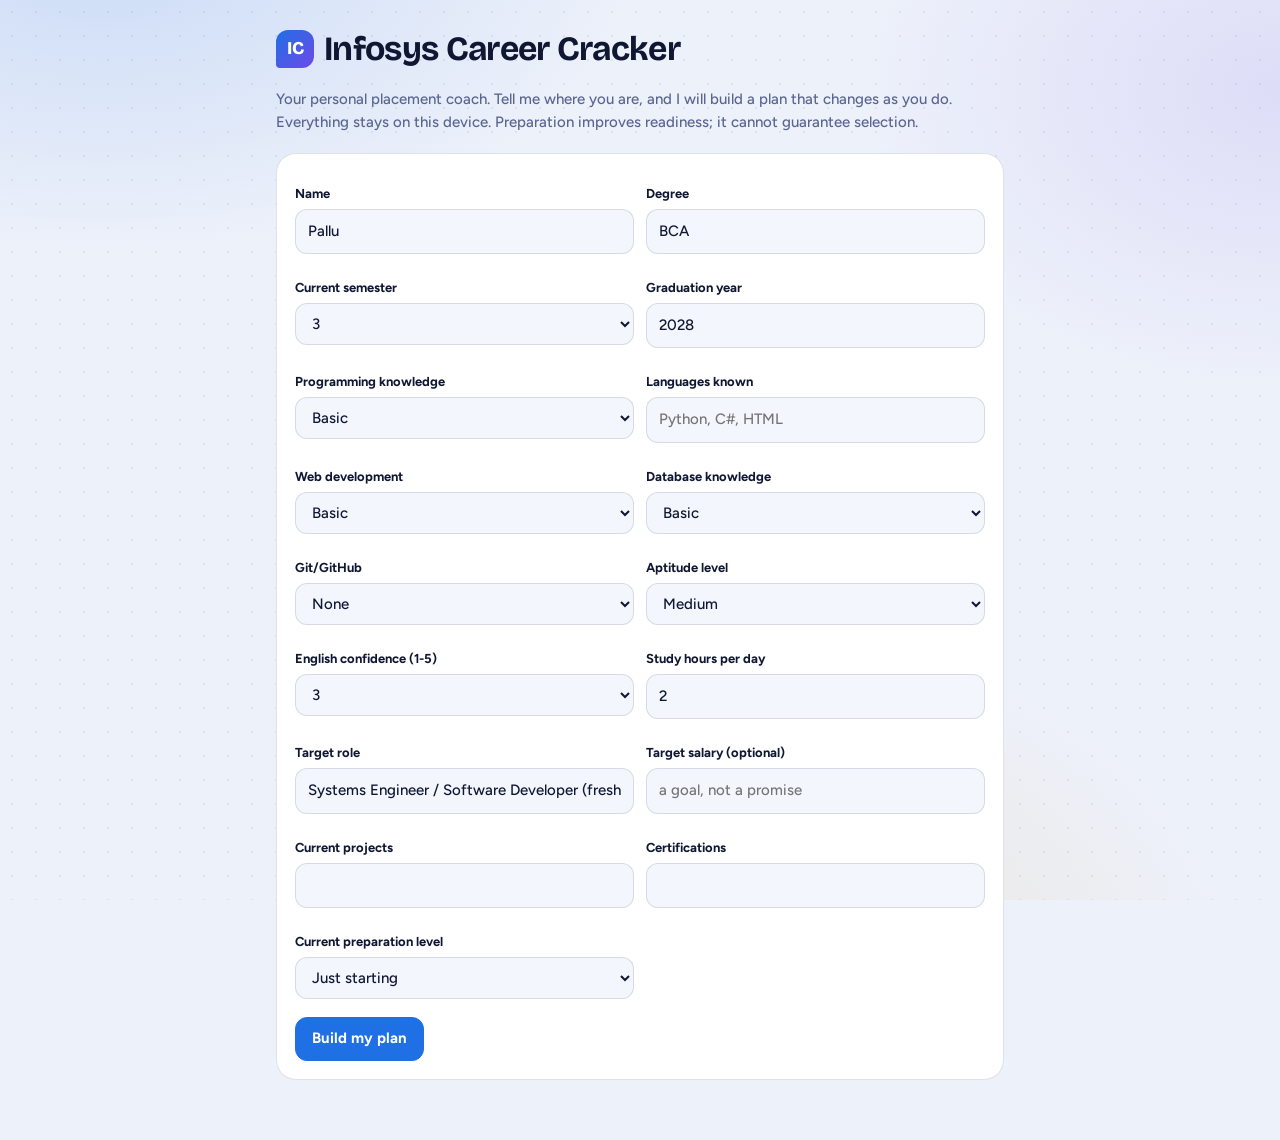
<file: index.html>
<!doctype html>
<html lang="en">
<head>
<meta charset="utf-8">
<meta name="viewport" content="width=device-width, initial-scale=1, viewport-fit=cover">
<title>Infosys Career Cracker</title>
<link href="https://fonts.googleapis.com/css2?family=Bricolage+Grotesque:opsz,wght@12..96,500;12..96,700;12..96,800&family=Figtree:wght@400;500;600;700&display=swap" rel="stylesheet">
<link rel="stylesheet" href="style.css">
</head>
<body>
<div id="root"></div>
<div id="toast" class="toast" role="status" aria-live="polite" hidden></div>
<script src="script.js"></script>
</body>
</html>
</file>
<file: style.css>
:root{--bg:#EDF1FA;--s1:#FFFFFF;--s2:#F3F6FD;--tx:#0F1733;--mu:#5A6690;--ln:rgba(15,23,51,.12);--ln2:rgba(15,23,51,.07);--az:#1F6FE5;--sf:#D98E00;--mt:#0E9F77;--co:#E0434B;--vi:#6D4AE8;--g1:rgba(31,111,229,.16);--g2:rgba(217,142,0,.12);--g3:rgba(109,74,232,.12);color-scheme:light;box-sizing:border-box;padding-top:env(safe-area-inset-top,0px);padding-bottom:env(safe-area-inset-bottom,0px)}
@media (prefers-color-scheme:dark){:root:not([data-theme="light"]){--bg:#0C1127;--s1:#141B38;--s2:#1B2447;--tx:#E9EDFA;--mu:#8D99C2;--ln:rgba(255,255,255,.12);--ln2:rgba(255,255,255,.07);--az:#4C93FF;--sf:#FFB52E;--mt:#35D6A4;--co:#FF6F7D;--vi:#9B7BFF;--g1:rgba(76,147,255,.2);--g2:rgba(255,181,46,.1);--g3:rgba(155,123,255,.16);color-scheme:dark}}
:root[data-theme="dark"]{--bg:#0C1127;--s1:#141B38;--s2:#1B2447;--tx:#E9EDFA;--mu:#8D99C2;--ln:rgba(255,255,255,.12);--ln2:rgba(255,255,255,.07);--az:#4C93FF;--sf:#FFB52E;--mt:#35D6A4;--co:#FF6F7D;--vi:#9B7BFF;--g1:rgba(76,147,255,.2);--g2:rgba(255,181,46,.1);--g3:rgba(155,123,255,.16);color-scheme:dark}
html{scroll-padding-top:env(safe-area-inset-top,0px);height:100%}
*,*:before,*:after{box-sizing:border-box}
body{margin:0;min-height:100%;background:var(--bg);color:var(--tx);font:500 15px/1.55 'Figtree',system-ui,-apple-system,'Segoe UI',sans-serif;
background-image:radial-gradient(900px 500px at 8% -5%,var(--g1),transparent 60%),radial-gradient(700px 500px at 100% 10%,var(--g3),transparent 60%),radial-gradient(800px 600px at 60% 110%,var(--g2),transparent 60%),radial-gradient(var(--ln2) 1px,transparent 1px);background-size:auto,auto,auto,24px 24px;background-attachment:fixed}
h1,h2,h3,.disp{font-family:'Bricolage Grotesque','Figtree',system-ui,sans-serif;letter-spacing:-.02em;margin:0;line-height:1.1}
h2{font-size:26px}h3{font-size:17px;font-weight:700}
button,input,select,textarea{font:inherit;color:inherit}
button{cursor:pointer}
:focus-visible{outline:3px solid var(--az);outline-offset:2px;border-radius:8px}
.shell{display:grid;grid-template-columns:232px minmax(0,1fr);max-width:1380px;margin:0 auto}
.nav{position:sticky;top:0;align-self:start;height:100vh;padding:22px 14px;display:flex;flex-direction:column;gap:4px;border-right:1px solid var(--ln2)}
.brand{display:flex;gap:10px;align-items:center;padding:0 8px 18px}
.logo{width:38px;height:38px;border-radius:12px 12px 12px 4px;background:linear-gradient(135deg,var(--az),var(--vi));display:grid;place-items:center;color:#fff;font-weight:800;font-family:'Bricolage Grotesque',sans-serif;font-size:18px}
.brand b{font-family:'Bricolage Grotesque',sans-serif;font-size:16px;line-height:1.05;display:block}.brand small{color:var(--mu);font-size:12px}
.nb{display:flex;gap:11px;align-items:center;border:0;background:none;padding:10px 12px;border-radius:12px;color:var(--mu);font-weight:600;text-align:left;white-space:nowrap}
.nb span.i{font-size:17px;width:22px;text-align:center}
.nb:hover{background:var(--s2);color:var(--tx)}
.nb[aria-current="page"]{background:var(--s1);color:var(--tx);box-shadow:inset 3px 0 0 var(--az),0 0 0 1px var(--ln2)}
.navfoot{margin-top:auto;display:flex;gap:8px;padding:8px}
main{padding:22px clamp(14px,3vw,34px) 60px;min-width:0}
.top{display:flex;justify-content:space-between;gap:12px;align-items:center;margin-bottom:18px;flex-wrap:wrap}
.top p{margin:4px 0 0;color:var(--mu)}
.chips{display:flex;gap:8px;flex-wrap:wrap;align-items:center}
.chip{display:inline-flex;gap:6px;align-items:center;padding:6px 12px;border-radius:999px;background:var(--s1);border:1px solid var(--ln);font-weight:600;font-size:13px}
.btn{border:1px solid var(--ln);background:var(--s1);padding:9px 16px;border-radius:12px;font-weight:700}
.btn:hover{border-color:var(--az)}
.btn.p{background:var(--az);border-color:var(--az);color:#fff}
.btn.g{background:var(--mt);border-color:var(--mt);color:#fff}
.btn.sm{padding:5px 11px;font-size:13px;border-radius:9px}
.btn:disabled{opacity:.45;cursor:not-allowed}
.grid{display:grid;grid-template-columns:repeat(auto-fill,minmax(300px,1fr));gap:16px;align-items:start}
.card{background:var(--s1);border:1px solid var(--ln);border-radius:20px;padding:18px;position:relative;min-width:0}
.card.w2{grid-column:span 2}.card.w3{grid-column:1/-1}
@media(max-width:700px){.card.w2{grid-column:1/-1}.grid{grid-template-columns:1fr}.shell{display:block}
.nav{position:fixed;z-index:20;left:0;right:0;bottom:0;top:auto;height:auto;flex-direction:row;overflow-x:auto;padding:6px 8px calc(6px + env(safe-area-inset-bottom,0px));background:var(--s1);border-top:1px solid var(--ln);border-right:0;gap:2px}
.brand,.navfoot{display:none}.nb{flex-direction:column;gap:0;padding:6px 12px;font-size:11px}main{padding-bottom:110px}}
.card.hero{border-radius:30px 30px 30px 8px;background:linear-gradient(150deg,var(--s1),var(--s2));overflow:hidden}
.card.drag{z-index:30;transform:scale(1.02) rotate(-.6deg);box-shadow:0 24px 50px rgba(0,0,0,.28);border-color:var(--az);cursor:grabbing}
.grip{position:absolute;right:10px;top:10px;border:0;background:none;color:var(--mu);width:30px;height:30px;border-radius:8px;touch-action:none;cursor:grab;font-size:16px;letter-spacing:-2px}
.grip:hover{background:var(--s2);color:var(--tx)}
.card h3{padding-right:30px;margin-bottom:10px}
.mu{color:var(--mu)}.sm{font-size:13px}.big{font-family:'Bricolage Grotesque',sans-serif;font-weight:800;letter-spacing:-.04em}
.bar{height:8px;border-radius:99px;background:var(--ln2);overflow:hidden}.bar i{display:block;height:100%;border-radius:99px;background:var(--az);transition:width .8s cubic-bezier(.2,.8,.2,1)}
.row{display:flex;gap:10px;align-items:center}.sp{justify-content:space-between}.wrap{flex-wrap:wrap}.col{display:flex;flex-direction:column;gap:10px}
.sk{display:grid;grid-template-columns:104px 1fr 40px;gap:10px;align-items:center;margin:9px 0;font-size:14px}.sk b{text-align:right;font-variant-numeric:tabular-nums}
.ringwrap{display:grid;grid-template-columns:minmax(210px,300px) 1fr;gap:20px;align-items:center}
@media(max-width:700px){.ringwrap{grid-template-columns:1fr}}
.ring{width:100%;max-width:300px;margin:auto;display:block}
.seg{fill:none;stroke-width:15;stroke-linecap:round}
.seg.f{transition:stroke-dasharray 1.4s cubic-bezier(.2,.8,.2,1)}
.leg{display:grid;grid-template-columns:1fr 1fr;gap:6px 14px}
.leg div{display:flex;gap:8px;align-items:center;font-size:13px;font-weight:600}.leg i{width:10px;height:10px;border-radius:3px;flex:none}.leg b{margin-left:auto;font-variant-numeric:tabular-nums}
.verdict{border-left:4px solid var(--sf);padding:10px 14px;background:var(--s2);border-radius:4px 12px 12px 4px;margin:8px 0;font-size:14px}
.verdict.bad{border-color:var(--co)}.verdict.ok{border-color:var(--mt)}
.task{display:grid;grid-template-columns:auto 1fr auto;gap:12px;padding:14px;border:1px solid var(--ln);border-radius:16px;margin-bottom:10px;background:var(--s1);align-items:start}
.task.done{opacity:.62}.task h4{margin:0;font-size:15px}.task p{margin:3px 0 0;font-size:13.5px;color:var(--mu)}
.st{border:1px solid var(--ln);background:var(--s2);border-radius:999px;padding:5px 12px;font-weight:700;font-size:12.5px;min-width:104px}
.st[data-s="1"]{background:var(--g2);border-color:var(--sf);color:var(--sf)}.st[data-s="2"]{background:var(--mt);border-color:var(--mt);color:#fff}
.tag{font-size:12px;font-weight:700;padding:3px 9px;border-radius:99px;background:var(--s2);border:1px solid var(--ln2);color:var(--mu)}
.tag.f{background:var(--g2);color:var(--sf);border-color:var(--sf)}
textarea,input[type=text],input[type=number],select,input[type=email],input[type=tel]{width:100%;background:var(--s2);border:1px solid var(--ln);border-radius:12px;padding:10px 12px}
textarea{resize:vertical;min-height:90px}
textarea.code{font-family:ui-monospace,SFMono-Regular,Menlo,Consolas,monospace;font-size:13.5px;min-height:210px;tab-size:2;white-space:pre}
pre{background:var(--s2);border:1px solid var(--ln2);border-radius:12px;padding:12px;overflow-x:auto;font:13px/1.5 ui-monospace,Menlo,Consolas,monospace;margin:8px 0}
label.f{display:block;font-size:13px;font-weight:700;margin:12px 0 5px}
.two{display:grid;grid-template-columns:1fr 1fr;gap:12px}@media(max-width:700px){.two{grid-template-columns:1fr}}
.tabs{display:flex;gap:6px;flex-wrap:wrap;margin-bottom:16px}
.tab{border:1px solid var(--ln);background:var(--s1);padding:8px 15px;border-radius:99px;font-weight:700;font-size:14px}.tab[aria-selected="true"]{background:var(--tx);color:var(--bg);border-color:var(--tx)}
.list{display:grid;gap:12px;grid-template-columns:repeat(auto-fill,minmax(260px,1fr))}
.pick{text-align:left;border:1px solid var(--ln);background:var(--s1);border-radius:18px;padding:16px;display:block;width:100%}.pick:hover{border-color:var(--az)}
.opt{display:block;width:100%;text-align:left;margin:8px 0;padding:12px 14px;border:1px solid var(--ln);border-radius:14px;background:var(--s1)}
.opt:hover{border-color:var(--az)}.opt.sel{border-color:var(--az);background:var(--g1)}.opt.ok{border-color:var(--mt);background:var(--mt);color:#fff}.opt.no{border-color:var(--co);background:var(--co);color:#fff}
.res{padding:8px 12px;border-radius:10px;margin:6px 0;font-size:13.5px;font-family:ui-monospace,Menlo,monospace}.res.ok{background:rgba(14,159,119,.15)}.res.no{background:rgba(224,67,75,.15)}
.chat{display:flex;flex-direction:column;gap:10px;max-height:56vh;overflow:auto;padding:4px}
.msg{max-width:86%;padding:11px 15px;border-radius:18px;white-space:pre-wrap}.msg.u{align-self:flex-end;background:var(--az);color:#fff;border-bottom-right-radius:5px}.msg.a{background:var(--s2);border:1px solid var(--ln2);border-bottom-left-radius:5px}
details{border:1px solid var(--ln);border-radius:14px;padding:12px 14px;margin:8px 0;background:var(--s1)}summary{cursor:pointer;font-weight:700}
.tl{position:relative;padding-left:26px}.tl:before{content:"";position:absolute;left:8px;top:6px;bottom:6px;width:2px;background:var(--ln)}
.tl .n{position:relative;padding:8px 0}.tl .n:before{content:"";position:absolute;left:-23px;top:14px;width:12px;height:12px;border-radius:50%;background:var(--s1);border:2px solid var(--ln)}
.tl .n.done:before{background:var(--mt);border-color:var(--mt)}.tl .n.cur:before{border-color:var(--az);background:var(--az);box-shadow:0 0 0 5px var(--g1)}.tl .n.lock{opacity:.55}
.badge{display:flex;gap:12px;align-items:center;padding:12px;border:1px solid var(--ln);border-radius:16px;background:var(--s1)}.badge.off{opacity:.45;filter:grayscale(1)}.badge .e{font-size:26px;width:46px;height:46px;border-radius:14px;background:var(--s2);display:grid;place-items:center}
.gap{display:grid;grid-template-columns:28px 1fr auto;gap:10px;align-items:center;padding:10px 0;border-bottom:1px solid var(--ln2)}
.toast{position:fixed;left:50%;transform:translateX(-50%);bottom:calc(96px + env(safe-area-inset-bottom,0px));background:var(--tx);color:var(--bg);padding:10px 18px;border-radius:99px;z-index:50;font-weight:700;max-width:90vw;text-align:center}
.onb{max-width:760px;margin:0 auto;padding:30px 16px 60px}
.note{font-size:12.5px;color:var(--mu);border:1px dashed var(--ln);border-radius:12px;padding:10px 12px;margin-top:12px}
.meter{display:grid;grid-template-columns:110px 1fr 36px;gap:8px;align-items:center;font-size:13px;margin:5px 0}
.kv{display:grid;grid-template-columns:140px 1fr;gap:6px 12px;font-size:14px;margin:6px 0}.kv b{color:var(--mu);font-weight:600}
@media(prefers-reduced-motion:reduce){*{transition:none!important;animation:none!important}}
</file>
